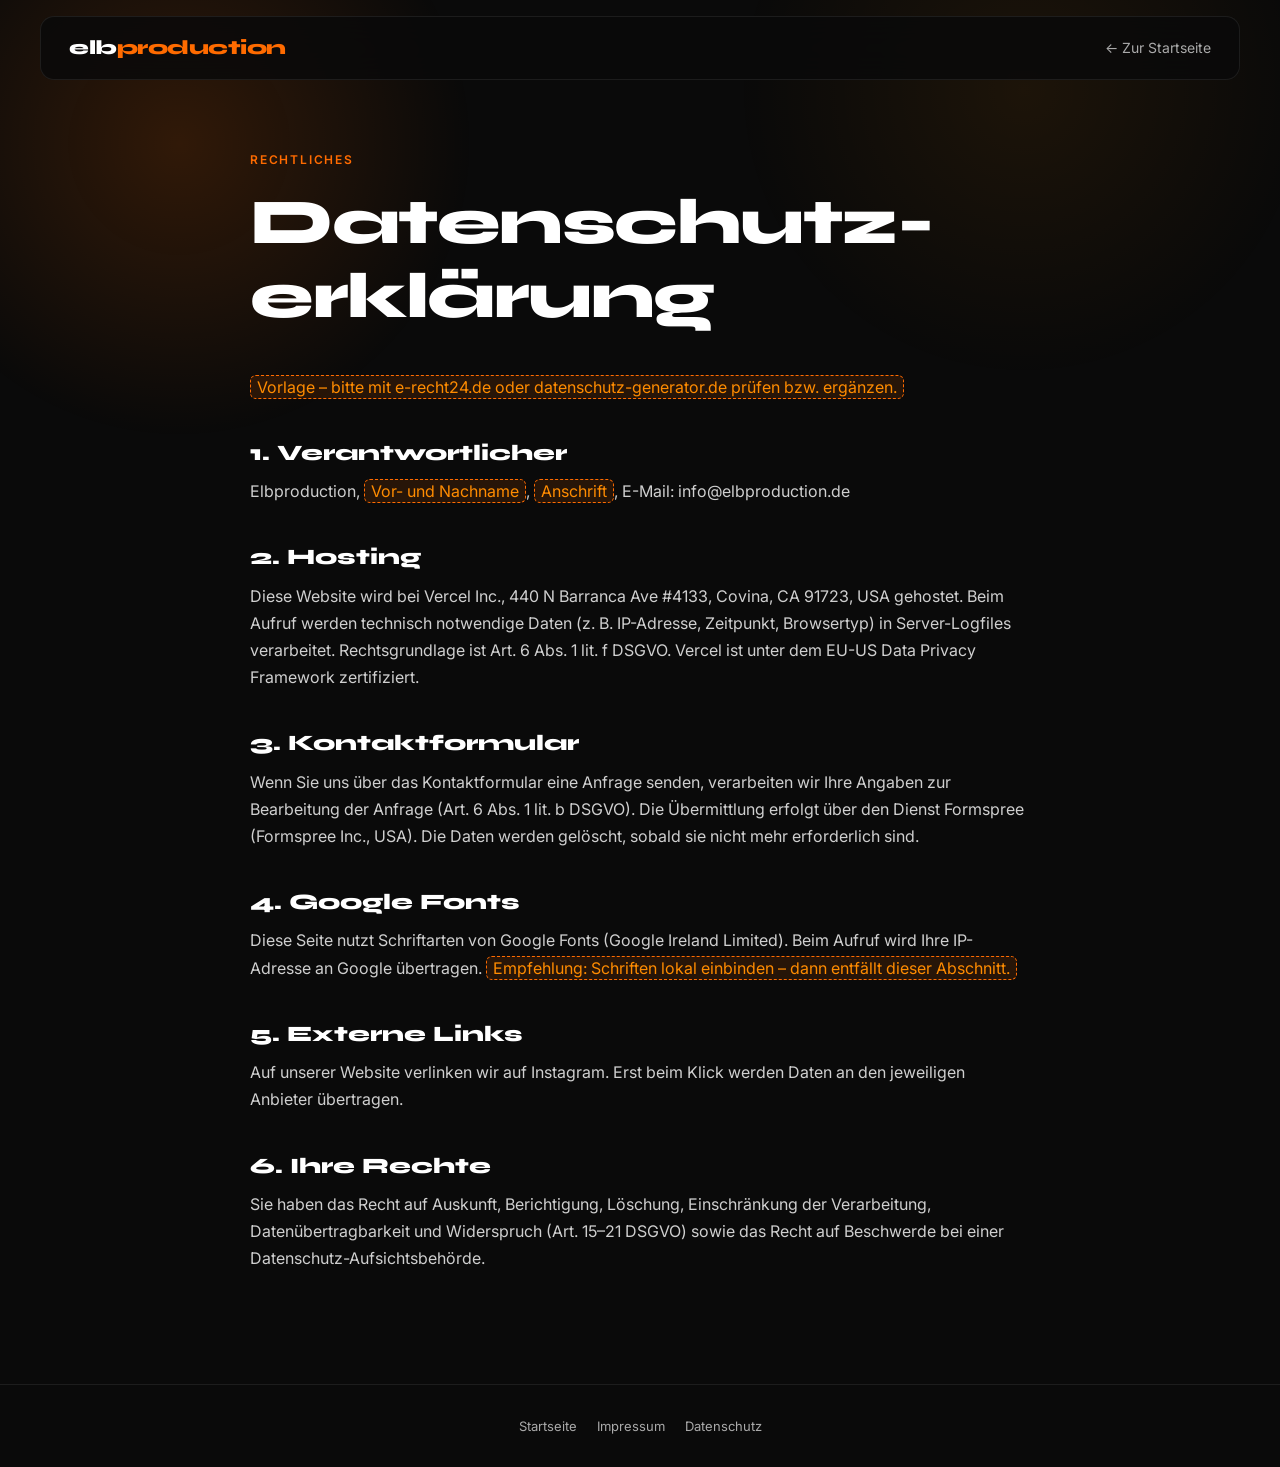
<file: datenschutz.html>
<!DOCTYPE html>
<html lang="de">
<head>
<meta charset="UTF-8">
<meta name="viewport" content="width=device-width, initial-scale=1.0">
<title>Datenschutz – Elbproduction</title>
<meta name="robots" content="noindex">
<link rel="icon" href="favicon.jpg" type="image/jpeg">
<link rel="apple-touch-icon" href="favicon.jpg">
<link rel="preconnect" href="https://fonts.googleapis.com">
<link rel="preconnect" href="https://fonts.gstatic.com" crossorigin>
<link href="https://fonts.googleapis.com/css2?family=Syne:wght@700;800&family=Inter:wght@400;500;600&display=swap" rel="stylesheet">
<style>
  *,*::before,*::after{margin:0;padding:0;box-sizing:border-box}
  :root{--bg:#0A0A0A;--card:#1A1A1A;--orange:#FF6B00;--orange-light:#FF8C00;--white:#fff;--gray:#888;--gray-light:#aaa;--border:rgba(255,255,255,.08)}
  body{background:var(--bg);color:var(--white);font-family:'Inter',sans-serif;line-height:1.7;font-size:16px}
  body::before{content:'';position:fixed;inset:0;z-index:-1;pointer-events:none;background:radial-gradient(circle at 14% 16%,rgba(255,107,0,.16),transparent 22%),radial-gradient(circle at 80% 10%,rgba(255,140,0,.08),transparent 22%)}
  h1,h2,h3{font-family:'Syne',sans-serif;line-height:1.15}
  a{color:inherit}
  nav{position:fixed;top:16px;left:50%;transform:translateX(-50%);width:calc(100% - 40px);max-width:1200px;z-index:100;background:rgba(10,10,10,.85);backdrop-filter:blur(20px);-webkit-backdrop-filter:blur(20px);border:1px solid var(--border);border-radius:14px;padding:0 28px;display:flex;align-items:center;justify-content:space-between;height:64px}
  .nav-logo{font-family:'Syne',sans-serif;font-size:20px;font-weight:800;letter-spacing:-.5px;text-decoration:none}
  .nav-logo span{color:var(--orange)}
  .back{color:var(--gray-light);text-decoration:none;font-size:14px}
  .back:hover{color:var(--orange)}
  main{max-width:820px;margin:0 auto;padding:150px 20px 100px}
  .label{font-size:12px;font-weight:600;letter-spacing:.15em;text-transform:uppercase;color:var(--orange);margin-bottom:16px}
  h1{font-size:clamp(38px,6vw,64px);font-weight:800;letter-spacing:-1.5px;margin-bottom:40px}
  h2{font-size:22px;font-weight:800;margin:40px 0 12px}
  p,li{color:#cfcfcf;margin-bottom:12px}
  .todo{background:rgba(255,107,0,.12);border:1px dashed var(--orange);color:var(--orange-light);padding:1px 6px;border-radius:6px}
  .btn-primary{display:inline-flex;align-items:center;gap:10px;background:var(--orange);color:var(--bg);padding:16px 36px;border-radius:10px;font-family:'Syne',sans-serif;font-weight:700;text-decoration:none;margin-top:10px}
  .btn-primary:hover{background:var(--orange-light)}
  footer{border-top:1px solid var(--border);padding:30px 20px;text-align:center;color:var(--gray);font-size:13px}
  footer a{color:var(--gray-light);text-decoration:none;margin:0 10px}
  footer a:hover{color:var(--orange)}
  @media (max-width:600px){nav{top:10px;width:calc(100% - 24px);padding:0 20px;height:56px}main{padding-top:120px}}
</style>
</head>
<body>
<nav><a href="/" class="nav-logo">elb<span>production</span></a><a href="/" class="back">← Zur Startseite</a></nav>
<main>
<div class="label">Rechtliches</div>
<h1>Datenschutz&shy;erklärung</h1>
<p><span class="todo">Vorlage – bitte mit e-recht24.de oder datenschutz-generator.de prüfen bzw. ergänzen.</span></p>
<h2>1. Verantwortlicher</h2>
<p>Elbproduction, <span class="todo">Vor- und Nachname</span>, <span class="todo">Anschrift</span>, E-Mail: info@elbproduction.de</p>
<h2>2. Hosting</h2>
<p>Diese Website wird bei Vercel Inc., 440 N Barranca Ave #4133, Covina, CA 91723, USA gehostet. Beim Aufruf werden technisch notwendige Daten (z. B. IP-Adresse, Zeitpunkt, Browsertyp) in Server-Logfiles verarbeitet. Rechtsgrundlage ist Art. 6 Abs. 1 lit. f DSGVO. Vercel ist unter dem EU-US Data Privacy Framework zertifiziert.</p>
<h2>3. Kontaktformular</h2>
<p>Wenn Sie uns über das Kontaktformular eine Anfrage senden, verarbeiten wir Ihre Angaben zur Bearbeitung der Anfrage (Art. 6 Abs. 1 lit. b DSGVO). Die Übermittlung erfolgt über den Dienst Formspree (Formspree Inc., USA). Die Daten werden gelöscht, sobald sie nicht mehr erforderlich sind.</p>
<h2>4. Google Fonts</h2>
<p>Diese Seite nutzt Schriftarten von Google Fonts (Google Ireland Limited). Beim Aufruf wird Ihre IP-Adresse an Google übertragen. <span class="todo">Empfehlung: Schriften lokal einbinden – dann entfällt dieser Abschnitt.</span></p>
<h2>5. Externe Links</h2>
<p>Auf unserer Website verlinken wir auf Instagram. Erst beim Klick werden Daten an den jeweiligen Anbieter übertragen.</p>
<h2>6. Ihre Rechte</h2>
<p>Sie haben das Recht auf Auskunft, Berichtigung, Löschung, Einschränkung der Verarbeitung, Datenübertragbarkeit und Widerspruch (Art. 15–21 DSGVO) sowie das Recht auf Beschwerde bei einer Datenschutz-Aufsichtsbehörde.</p>
</main>
<footer><a href="/">Startseite</a><a href="impressum.html">Impressum</a><a href="datenschutz.html">Datenschutz</a></footer>
</body>
</html>
</file>
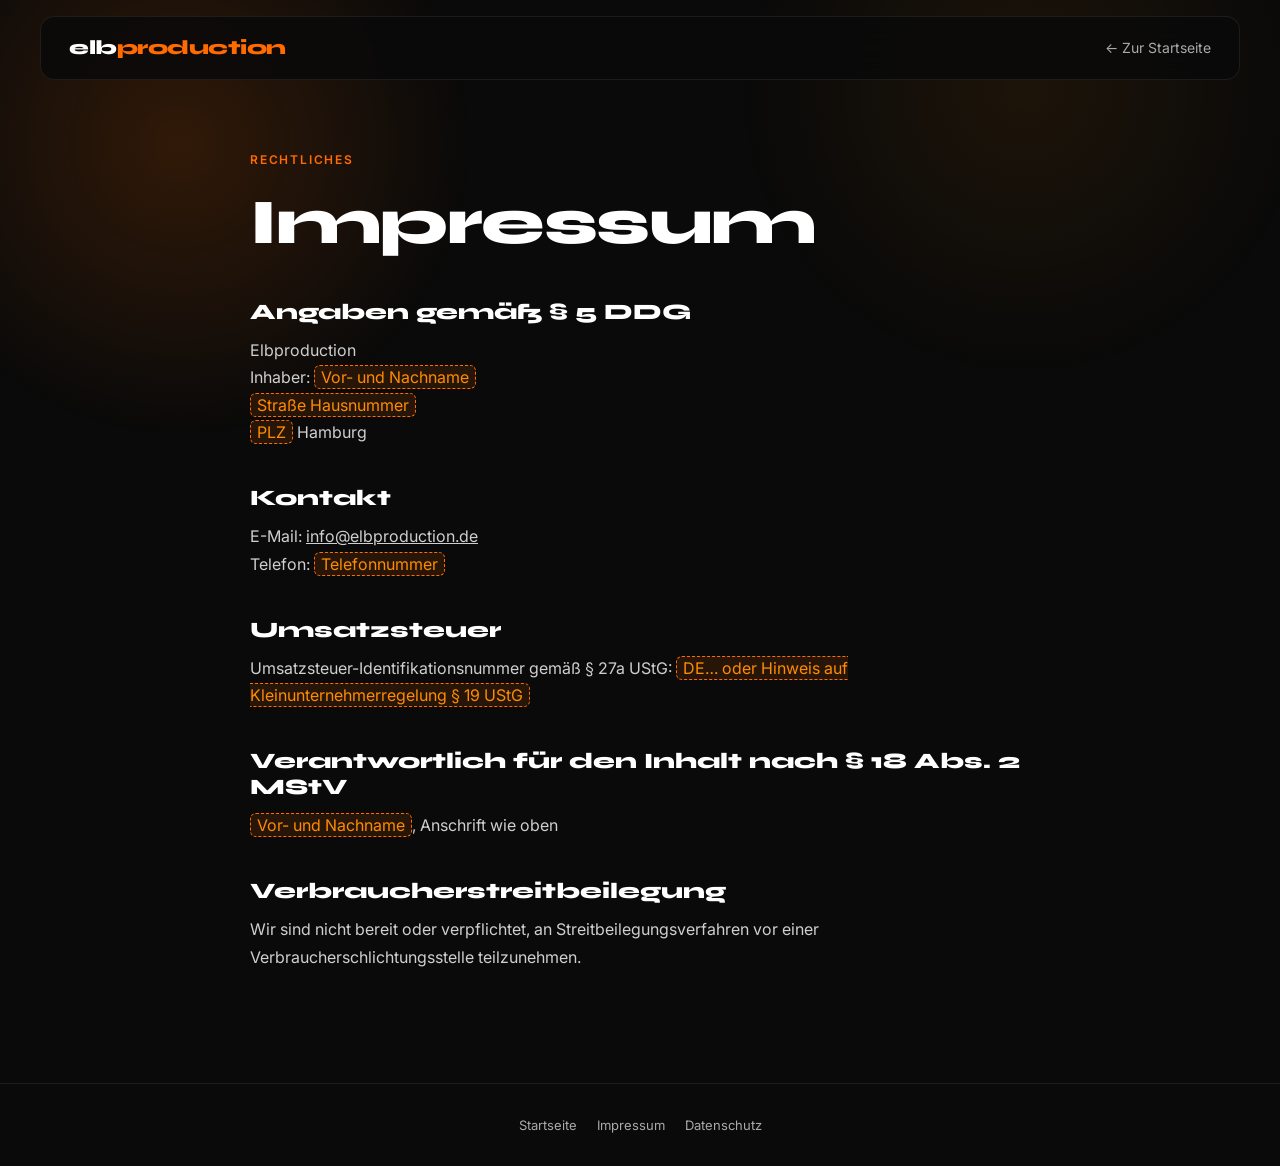
<file: impressum.html>
<!DOCTYPE html>
<html lang="de">
<head>
<meta charset="UTF-8">
<meta name="viewport" content="width=device-width, initial-scale=1.0">
<title>Impressum – Elbproduction</title>
<meta name="robots" content="noindex">
<link rel="icon" href="favicon.jpg" type="image/jpeg">
<link rel="apple-touch-icon" href="favicon.jpg">
<link rel="preconnect" href="https://fonts.googleapis.com">
<link rel="preconnect" href="https://fonts.gstatic.com" crossorigin>
<link href="https://fonts.googleapis.com/css2?family=Syne:wght@700;800&family=Inter:wght@400;500;600&display=swap" rel="stylesheet">
<style>
  *,*::before,*::after{margin:0;padding:0;box-sizing:border-box}
  :root{--bg:#0A0A0A;--card:#1A1A1A;--orange:#FF6B00;--orange-light:#FF8C00;--white:#fff;--gray:#888;--gray-light:#aaa;--border:rgba(255,255,255,.08)}
  body{background:var(--bg);color:var(--white);font-family:'Inter',sans-serif;line-height:1.7;font-size:16px}
  body::before{content:'';position:fixed;inset:0;z-index:-1;pointer-events:none;background:radial-gradient(circle at 14% 16%,rgba(255,107,0,.16),transparent 22%),radial-gradient(circle at 80% 10%,rgba(255,140,0,.08),transparent 22%)}
  h1,h2,h3{font-family:'Syne',sans-serif;line-height:1.15}
  a{color:inherit}
  nav{position:fixed;top:16px;left:50%;transform:translateX(-50%);width:calc(100% - 40px);max-width:1200px;z-index:100;background:rgba(10,10,10,.85);backdrop-filter:blur(20px);-webkit-backdrop-filter:blur(20px);border:1px solid var(--border);border-radius:14px;padding:0 28px;display:flex;align-items:center;justify-content:space-between;height:64px}
  .nav-logo{font-family:'Syne',sans-serif;font-size:20px;font-weight:800;letter-spacing:-.5px;text-decoration:none}
  .nav-logo span{color:var(--orange)}
  .back{color:var(--gray-light);text-decoration:none;font-size:14px}
  .back:hover{color:var(--orange)}
  main{max-width:820px;margin:0 auto;padding:150px 20px 100px}
  .label{font-size:12px;font-weight:600;letter-spacing:.15em;text-transform:uppercase;color:var(--orange);margin-bottom:16px}
  h1{font-size:clamp(38px,6vw,64px);font-weight:800;letter-spacing:-1.5px;margin-bottom:40px}
  h2{font-size:22px;font-weight:800;margin:40px 0 12px}
  p,li{color:#cfcfcf;margin-bottom:12px}
  .todo{background:rgba(255,107,0,.12);border:1px dashed var(--orange);color:var(--orange-light);padding:1px 6px;border-radius:6px}
  .btn-primary{display:inline-flex;align-items:center;gap:10px;background:var(--orange);color:var(--bg);padding:16px 36px;border-radius:10px;font-family:'Syne',sans-serif;font-weight:700;text-decoration:none;margin-top:10px}
  .btn-primary:hover{background:var(--orange-light)}
  footer{border-top:1px solid var(--border);padding:30px 20px;text-align:center;color:var(--gray);font-size:13px}
  footer a{color:var(--gray-light);text-decoration:none;margin:0 10px}
  footer a:hover{color:var(--orange)}
  @media (max-width:600px){nav{top:10px;width:calc(100% - 24px);padding:0 20px;height:56px}main{padding-top:120px}}
</style>
</head>
<body>
<nav><a href="/" class="nav-logo">elb<span>production</span></a><a href="/" class="back">← Zur Startseite</a></nav>
<main>
<div class="label">Rechtliches</div>
<h1>Impressum</h1>
<h2>Angaben gemäß § 5 DDG</h2>
<p>Elbproduction<br>Inhaber: <span class="todo">Vor- und Nachname</span><br><span class="todo">Straße Hausnummer</span><br><span class="todo">PLZ</span> Hamburg</p>
<h2>Kontakt</h2>
<p>E-Mail: <a href="mailto:info@elbproduction.de">info@elbproduction.de</a><br>Telefon: <span class="todo">Telefonnummer</span></p>
<h2>Umsatzsteuer</h2>
<p>Umsatzsteuer-Identifikationsnummer gemäß § 27a UStG: <span class="todo">DE… oder Hinweis auf Kleinunternehmerregelung § 19 UStG</span></p>
<h2>Verantwortlich für den Inhalt nach § 18 Abs. 2 MStV</h2>
<p><span class="todo">Vor- und Nachname</span>, Anschrift wie oben</p>
<h2>Verbraucherstreitbeilegung</h2>
<p>Wir sind nicht bereit oder verpflichtet, an Streitbeilegungsverfahren vor einer Verbraucherschlichtungsstelle teilzunehmen.</p>
</main>
<footer><a href="/">Startseite</a><a href="impressum.html">Impressum</a><a href="datenschutz.html">Datenschutz</a></footer>
</body>
</html>
</file>
